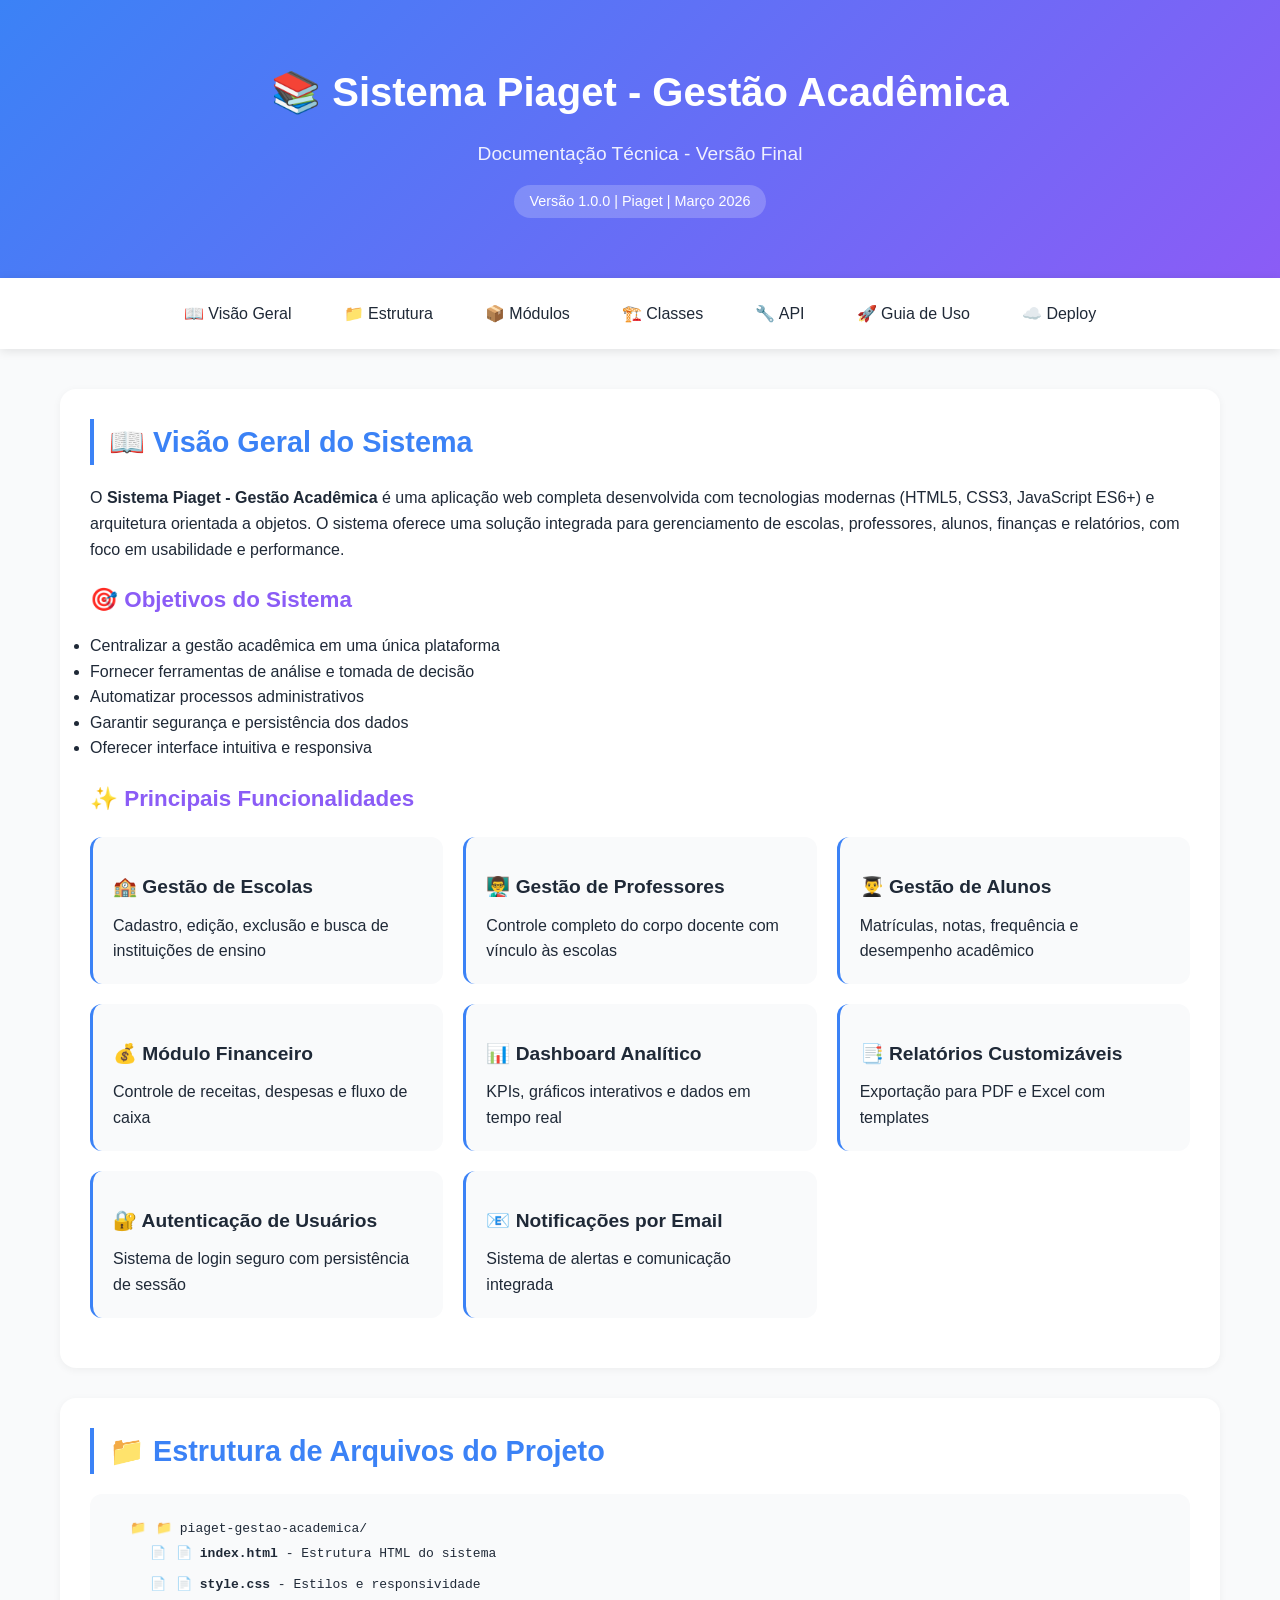
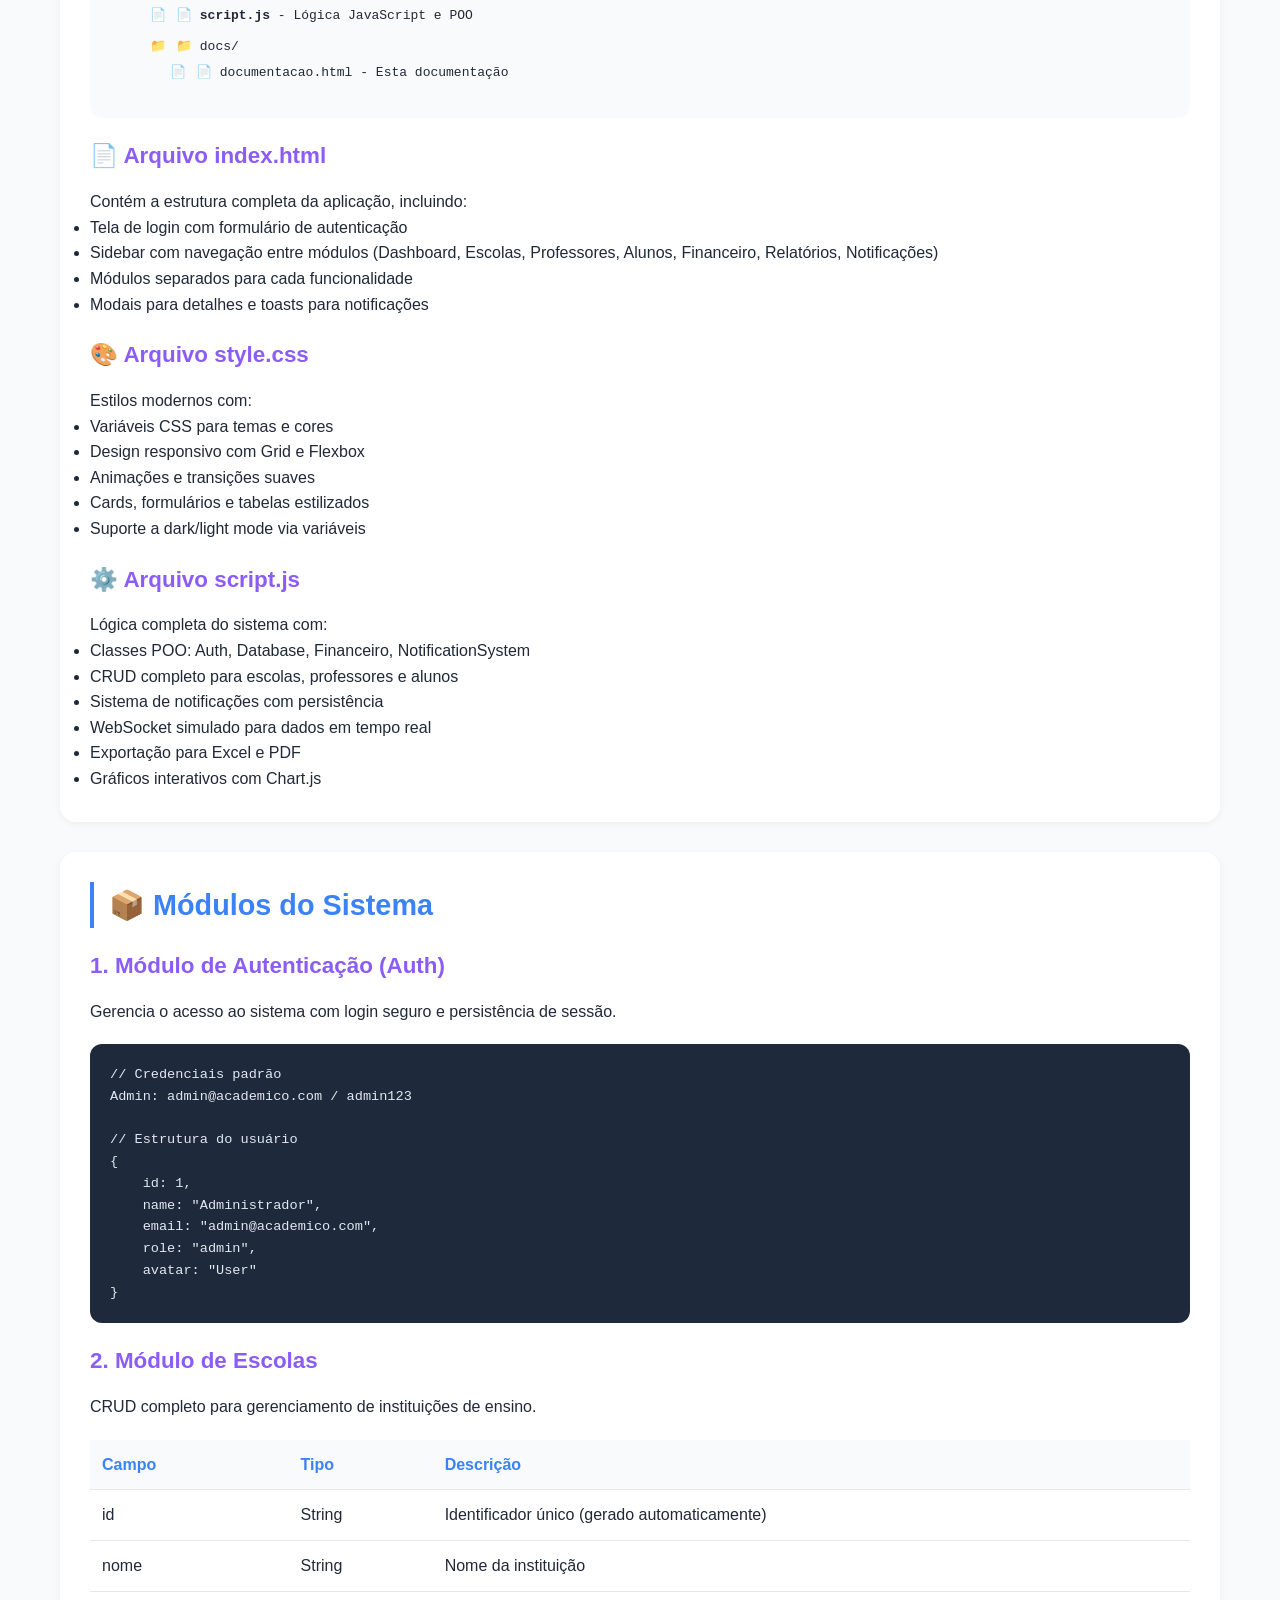
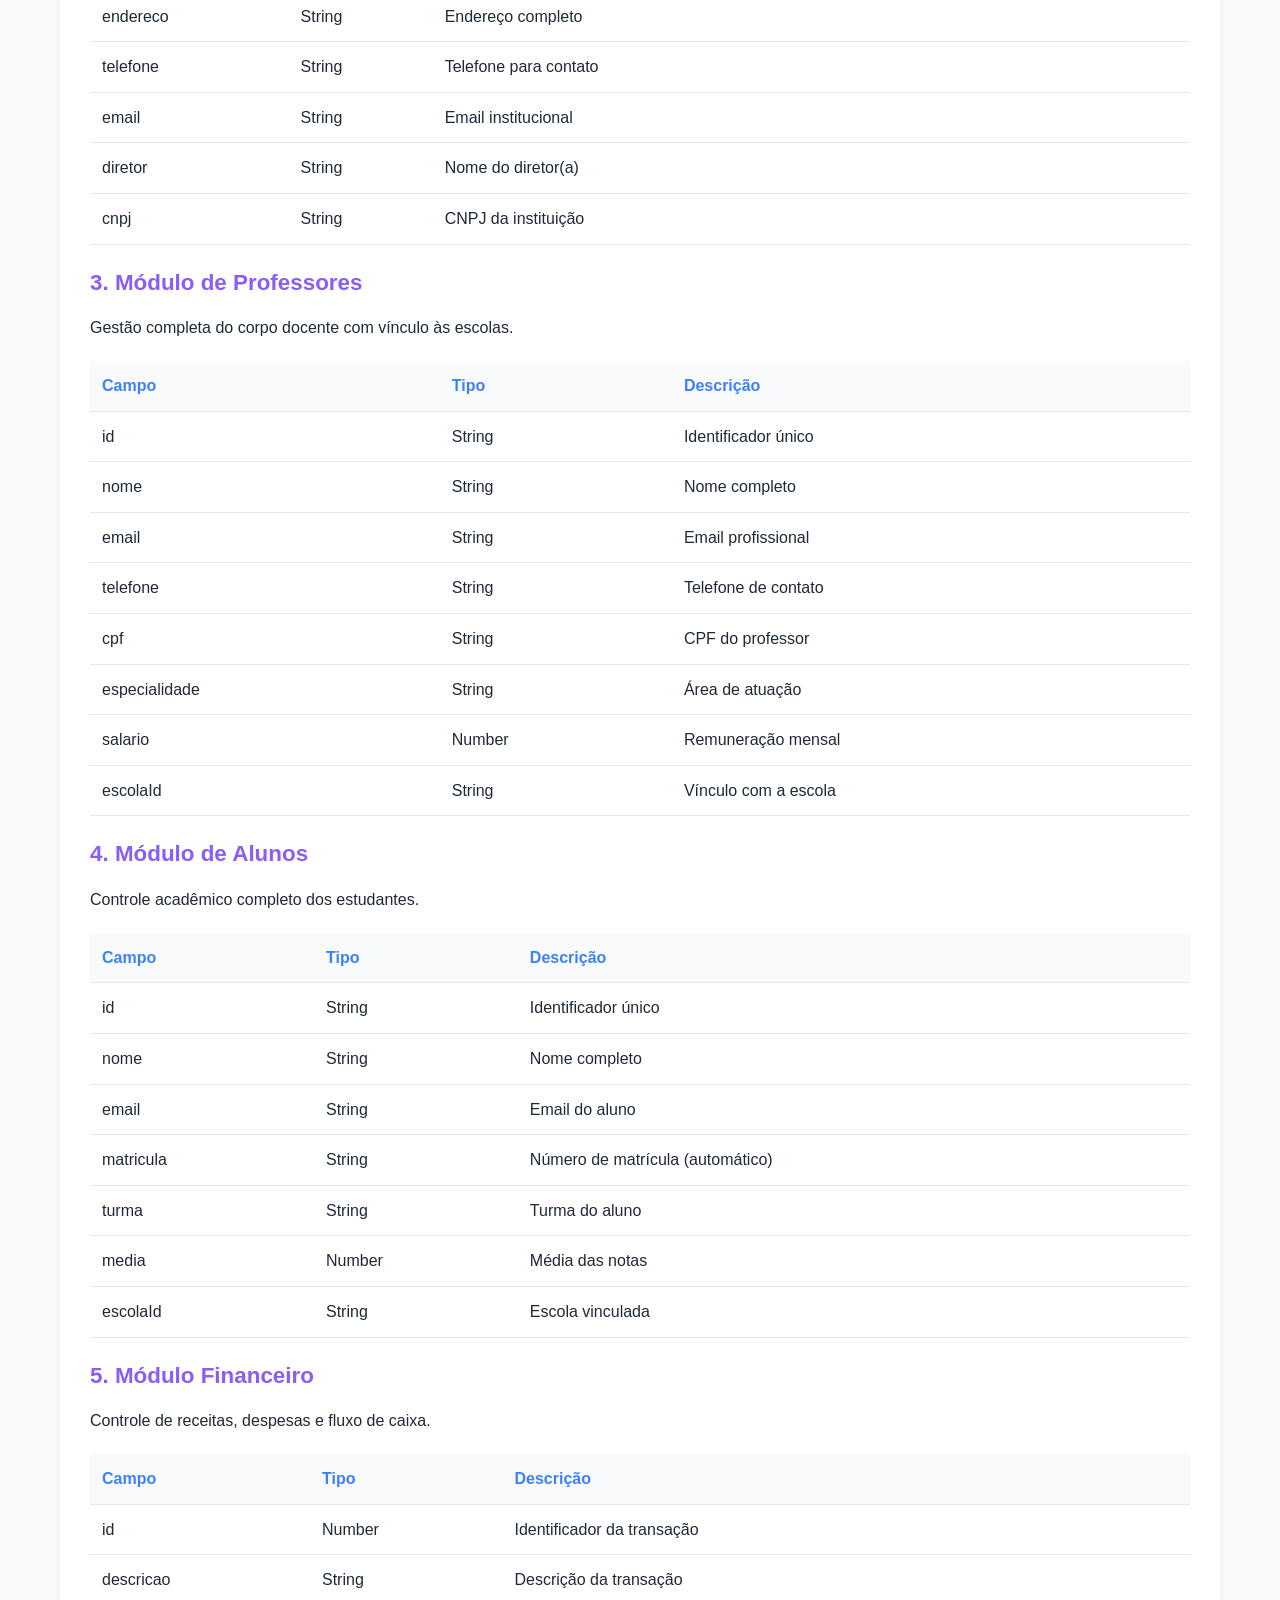
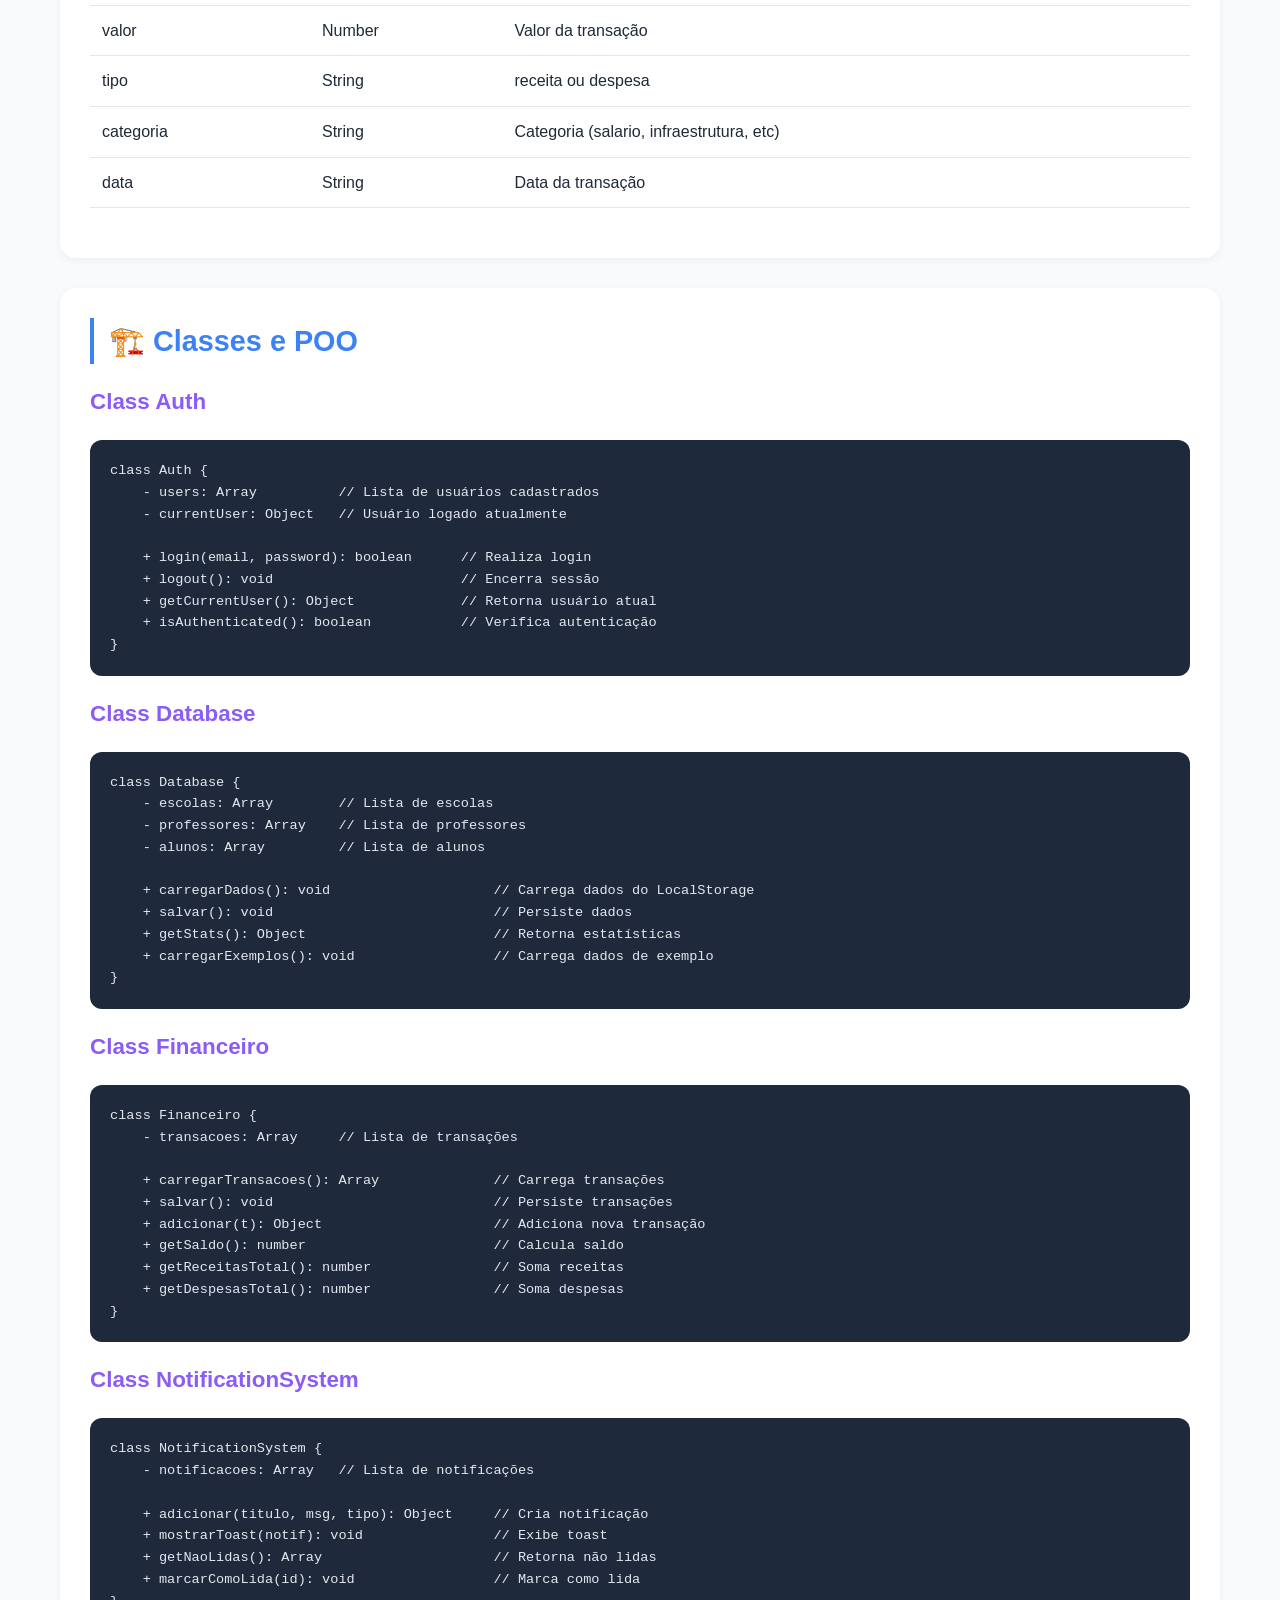
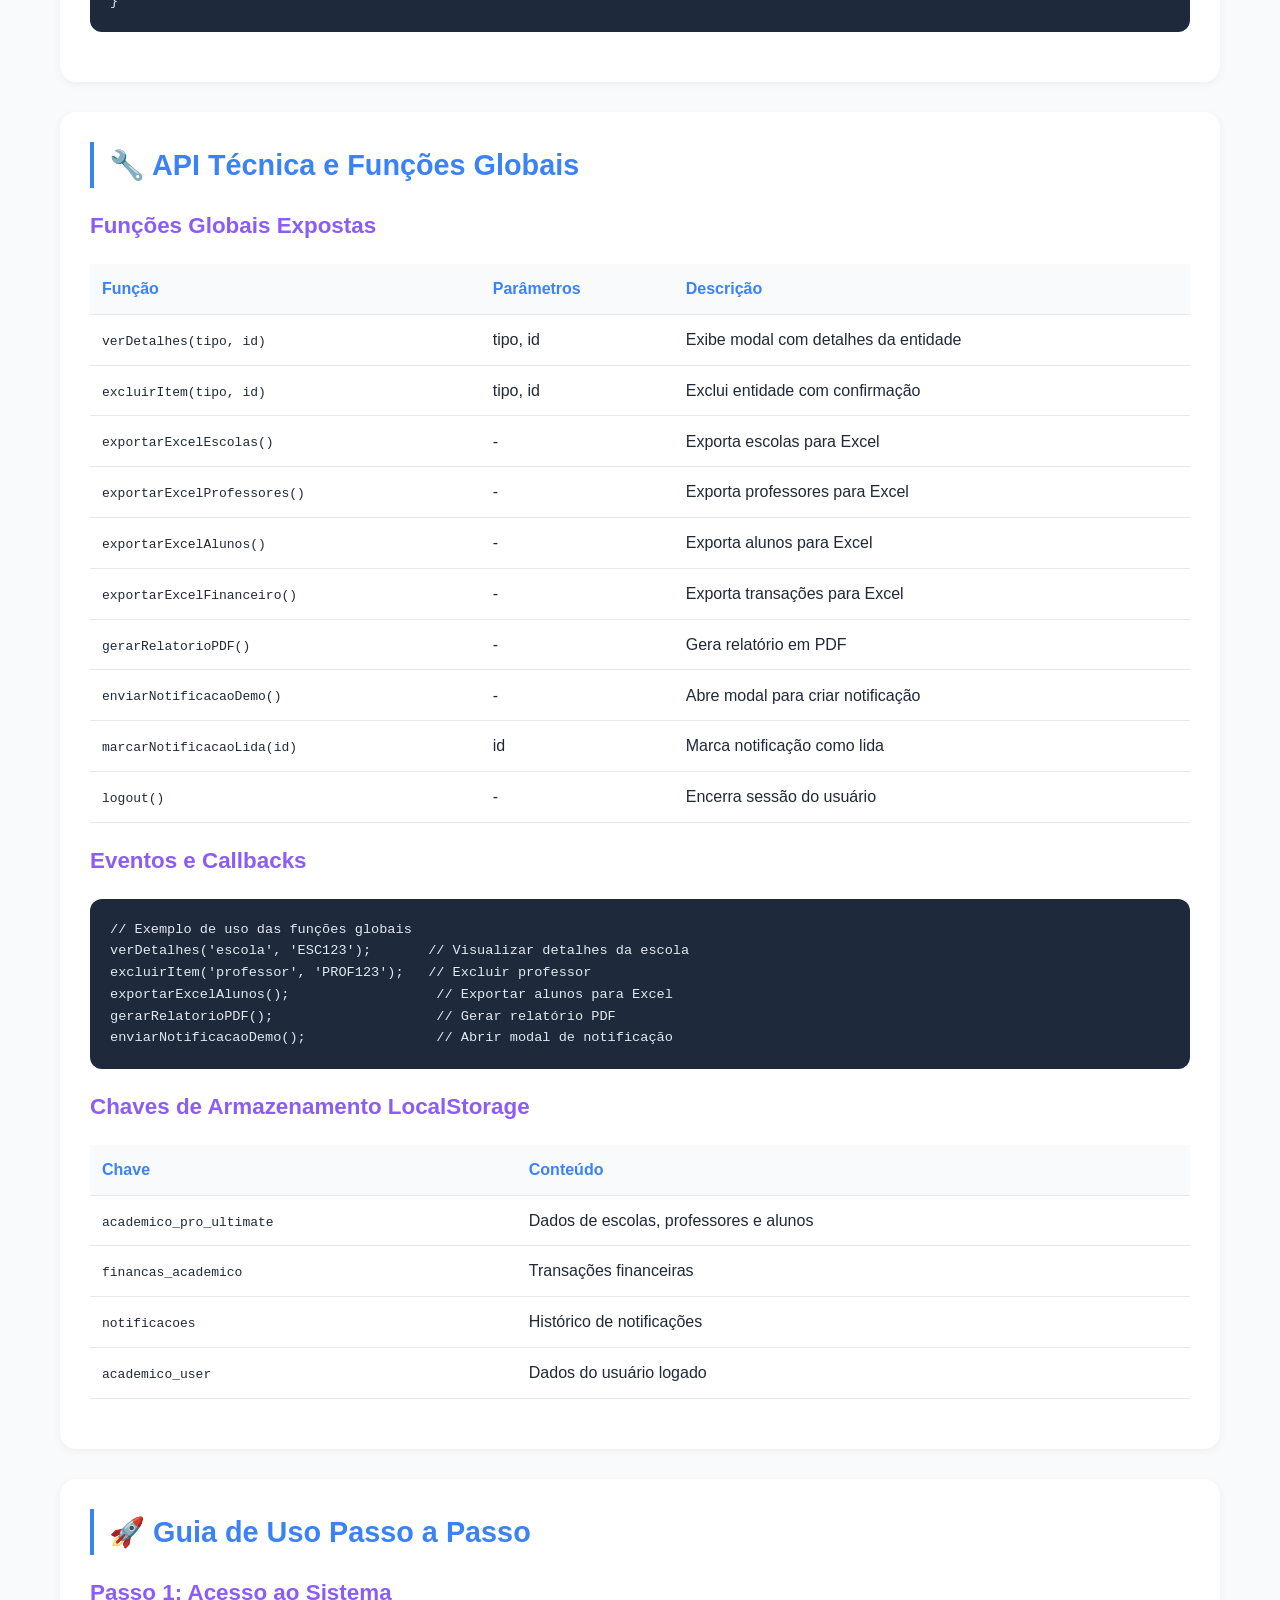
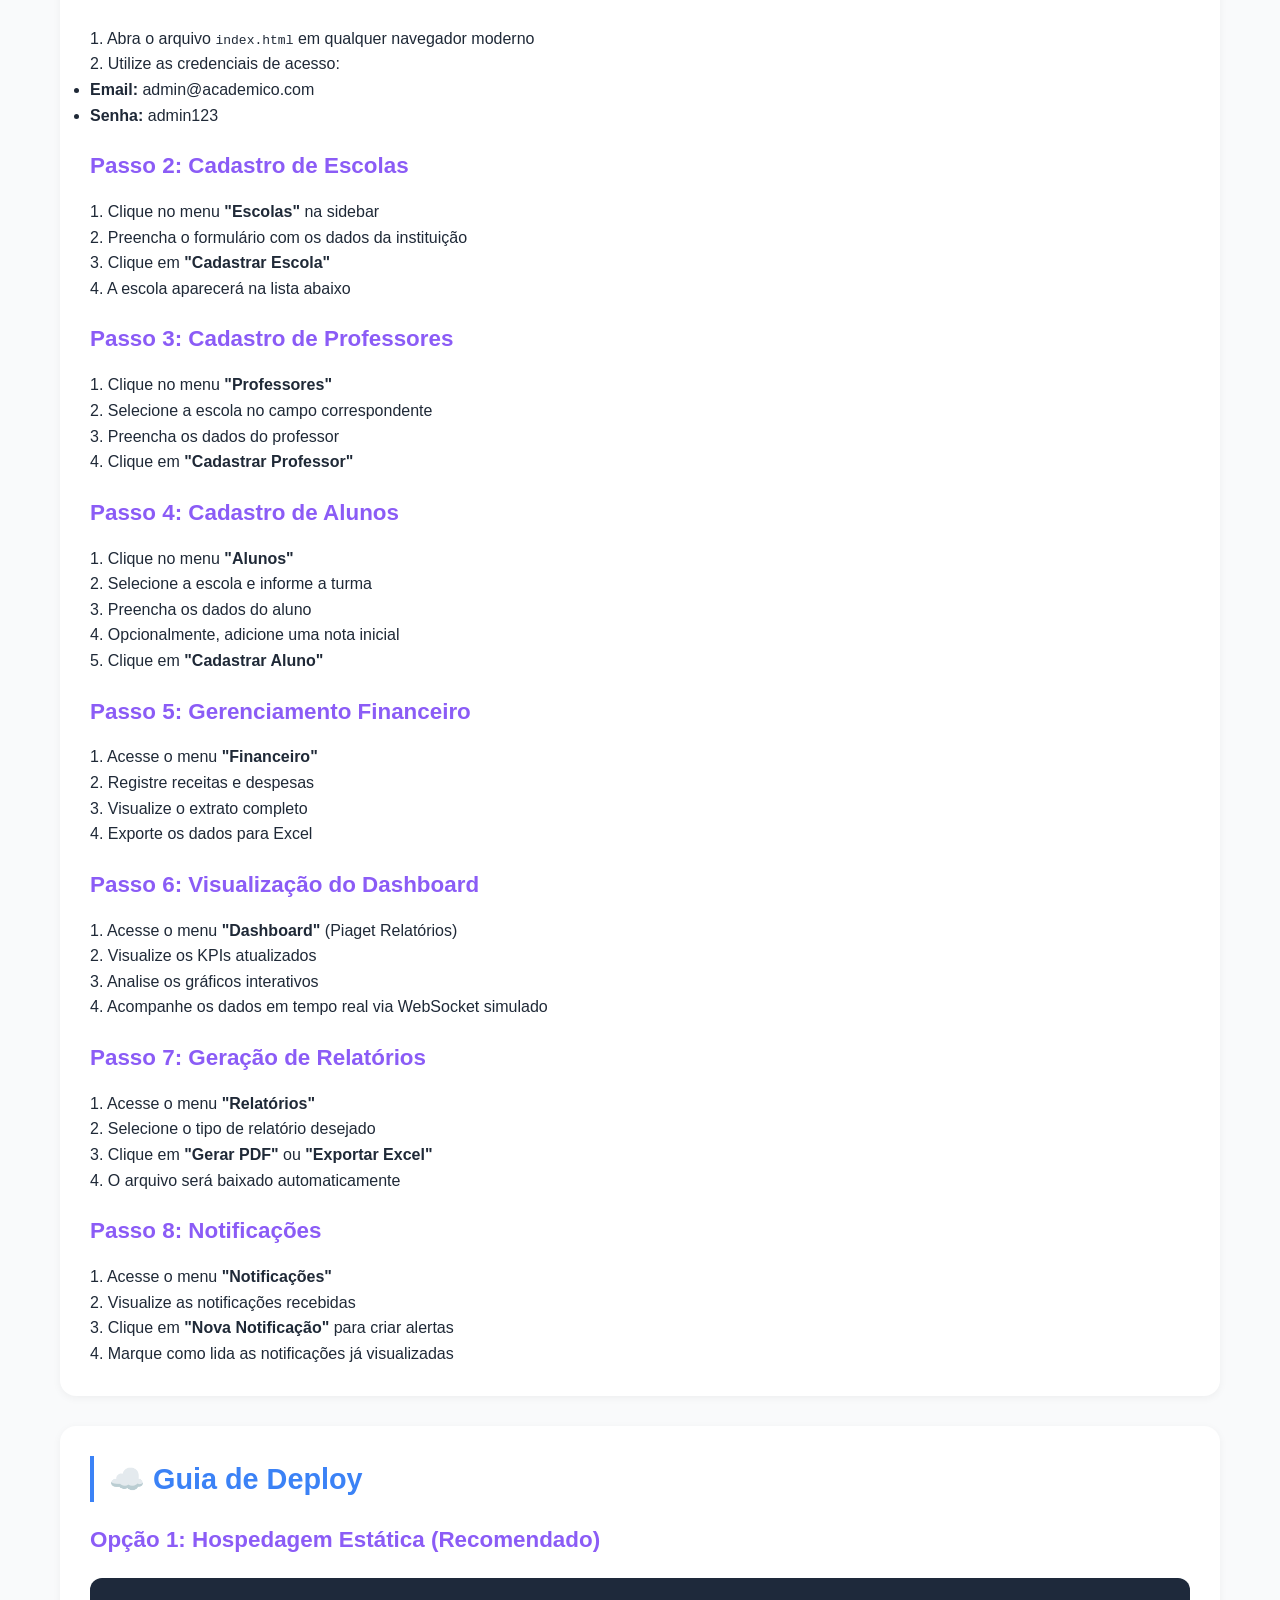
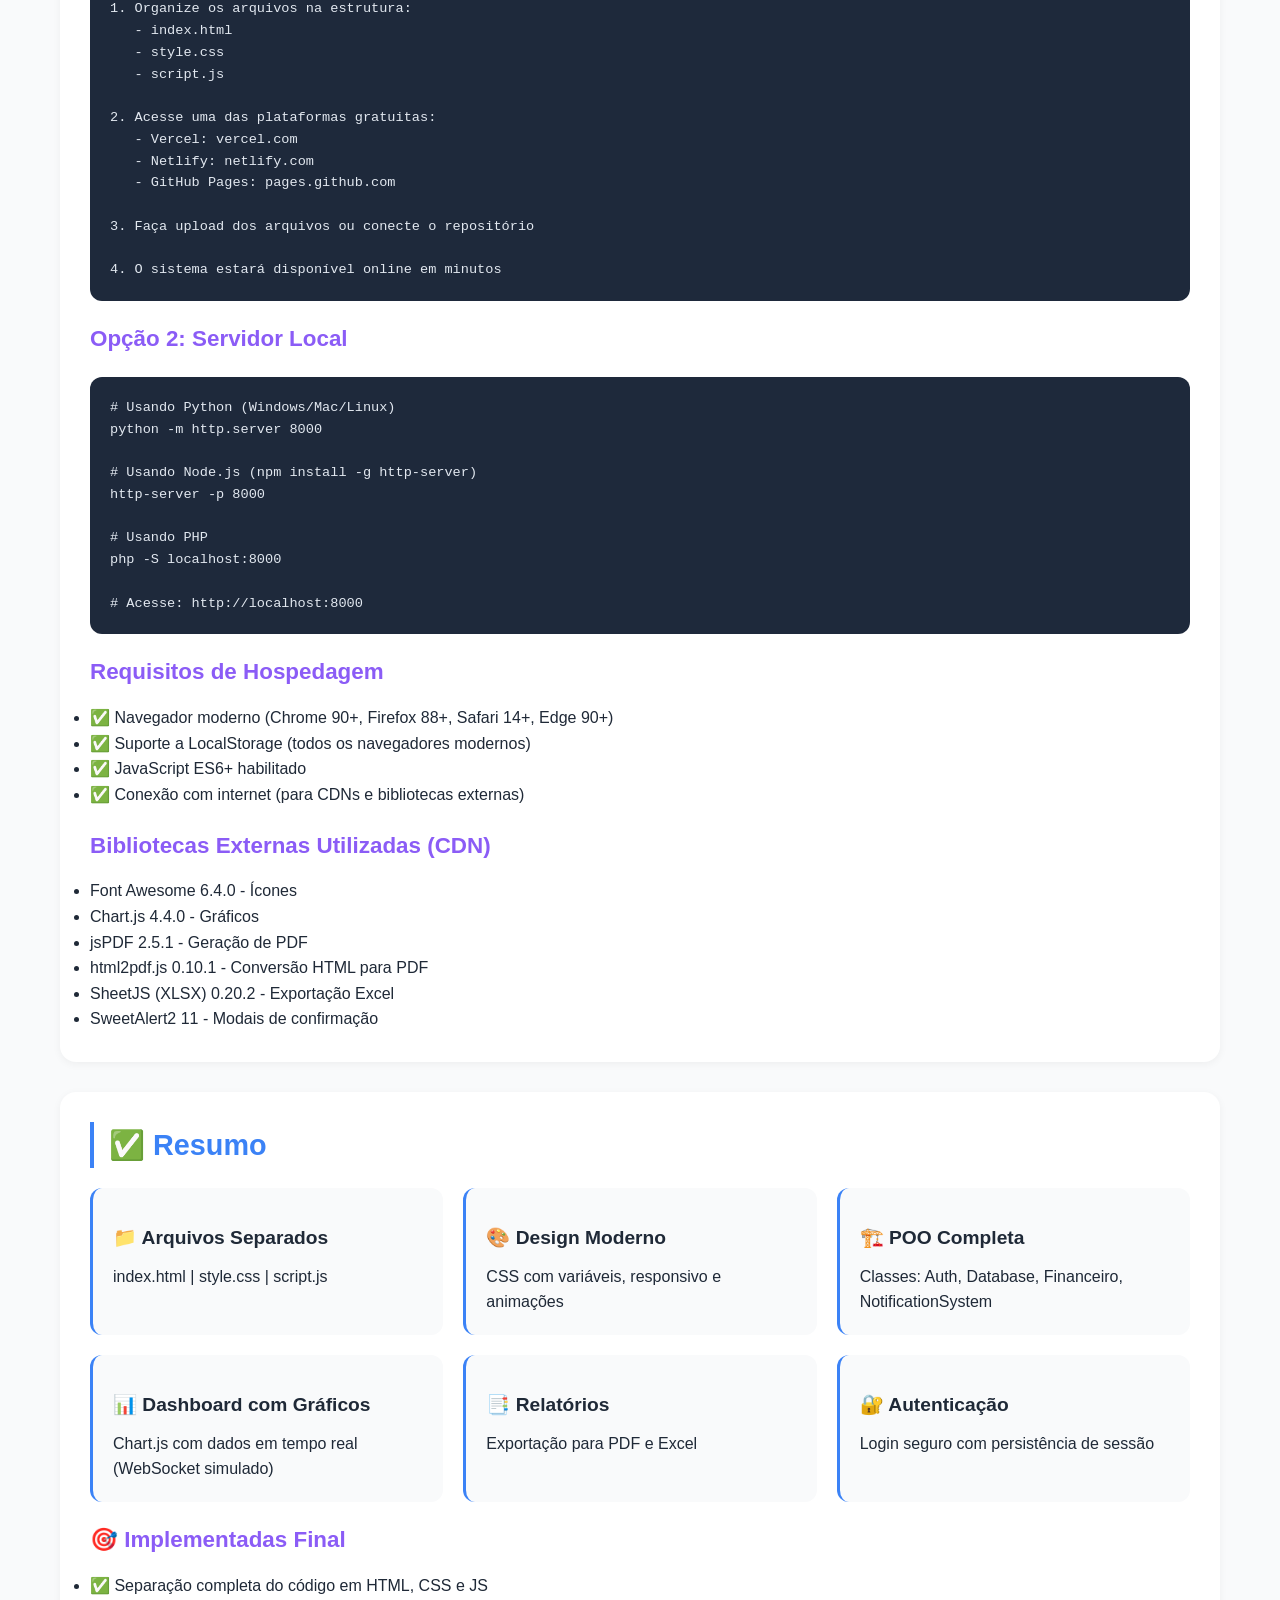
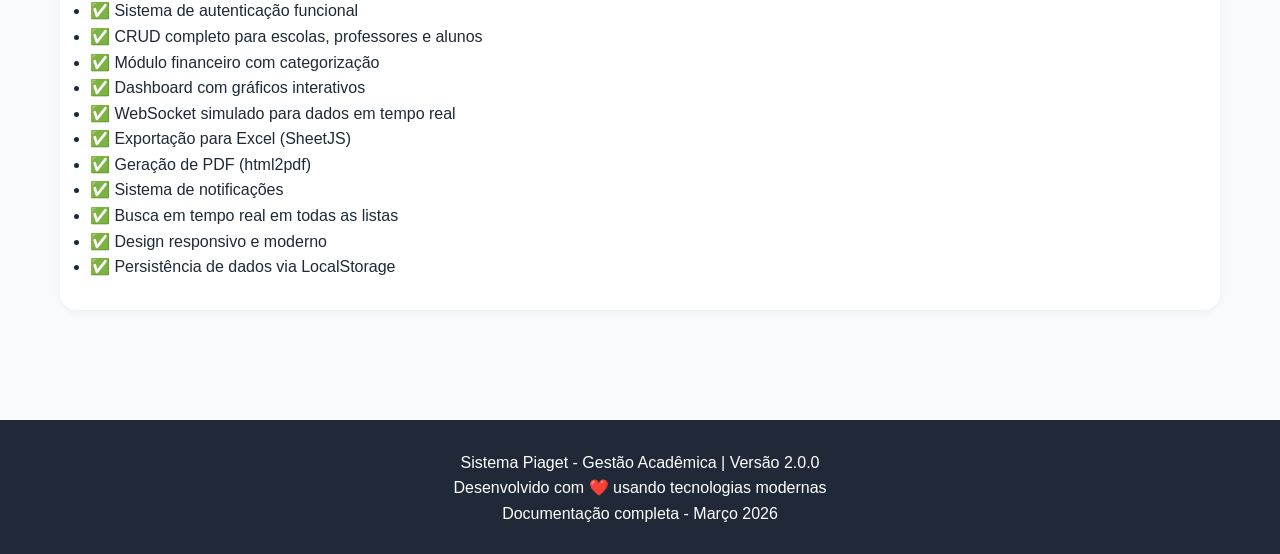
<file: docs/documentacao.html>
<!DOCTYPE html>
<html lang="pt-BR">
<head>
    <meta charset="UTF-8">
    <meta name="viewport" content="width=device-width, initial-scale=1.0">
    <title>Documentação - Sistema Piaget Gestão Acadêmica</title>
    <style>
        * {
            margin: 0;
            padding: 0;
            box-sizing: border-box;
        }

        :root {
            --primary: #3b82f6;
            --primary-dark: #2563eb;
            --secondary: #8b5cf6;
            --success: #10b981;
            --danger: #ef4444;
            --warning: #f59e0b;
            --dark: #1f2937;
            --light: #f9fafb;
            --gray: #6b7280;
        }

        body {
            font-family: 'Segoe UI', Tahoma, Geneva, Verdana, sans-serif;
            line-height: 1.6;
            color: var(--dark);
            background: var(--light);
        }

        /* Header */
        .doc-header {
            background: linear-gradient(135deg, var(--primary), var(--secondary));
            color: white;
            padding: 60px 0;
            text-align: center;
        }

        .doc-header h1 {
            font-size: 2.5rem;
            margin-bottom: 15px;
        }

        .doc-header p {
            font-size: 1.2rem;
            opacity: 0.9;
        }

        .version-badge {
            display: inline-block;
            background: rgba(255,255,255,0.2);
            padding: 5px 15px;
            border-radius: 20px;
            margin-top: 15px;
            font-size: 0.9rem;
        }

        /* Container */
        .container {
            max-width: 1200px;
            margin: 0 auto;
            padding: 40px 20px;
        }

        /* Navegação */
        .nav-bar {
            background: white;
            box-shadow: 0 2px 10px rgba(0,0,0,0.1);
            position: sticky;
            top: 0;
            z-index: 100;
        }

        .nav-links {
            display: flex;
            justify-content: center;
            gap: 20px;
            padding: 15px;
            flex-wrap: wrap;
        }

        .nav-links a {
            color: var(--dark);
            text-decoration: none;
            padding: 8px 16px;
            border-radius: 8px;
            transition: all 0.3s;
            font-weight: 500;
        }

        .nav-links a:hover {
            background: var(--primary);
            color: white;
        }

        /* Seções */
        .section {
            background: white;
            border-radius: 16px;
            padding: 30px;
            margin-bottom: 30px;
            box-shadow: 0 2px 8px rgba(0,0,0,0.05);
        }

        .section h2 {
            color: var(--primary);
            border-left: 4px solid var(--primary);
            padding-left: 15px;
            margin-bottom: 20px;
            font-size: 1.8rem;
        }

        .section h3 {
            color: var(--secondary);
            margin: 20px 0 15px 0;
            font-size: 1.4rem;
        }

        .section h4 {
            color: var(--dark);
            margin: 15px 0 10px 0;
            font-size: 1.2rem;
        }

        /* Cards */
        .feature-grid {
            display: grid;
            grid-template-columns: repeat(auto-fit, minmax(300px, 1fr));
            gap: 20px;
            margin: 20px 0;
        }

        .feature-card {
            background: var(--light);
            padding: 20px;
            border-radius: 12px;
            border-left: 3px solid var(--primary);
        }

        /* Code Blocks */
        .code-block {
            background: #1e293b;
            color: #e2e8f0;
            padding: 20px;
            border-radius: 12px;
            overflow-x: auto;
            font-family: 'Courier New', monospace;
            font-size: 0.85rem;
            margin: 20px 0;
        }

        .code-block pre {
            margin: 0;
            white-space: pre-wrap;
            word-wrap: break-word;
        }

        /* Tabelas */
        .table-wrapper {
            overflow-x: auto;
            margin: 20px 0;
        }

        table {
            width: 100%;
            border-collapse: collapse;
            background: white;
        }

        th, td {
            padding: 12px;
            text-align: left;
            border-bottom: 1px solid #e5e7eb;
        }

        th {
            background: var(--light);
            font-weight: 600;
            color: var(--primary);
        }

        /* Badges */
        .badge {
            display: inline-block;
            padding: 4px 12px;
            border-radius: 20px;
            font-size: 0.8rem;
            font-weight: 500;
        }

        .badge-success { background: #d1fae5; color: #065f46; }
        .badge-warning { background: #fed7aa; color: #92400e; }
        .badge-info { background: #dbeafe; color: #1e40af; }

        /* Estrutura de Arquivos */
        .file-structure {
            background: var(--light);
            padding: 20px;
            border-radius: 12px;
            font-family: monospace;
        }

        .file-structure ul {
            list-style: none;
            padding-left: 20px;
        }

        .file-structure li {
            padding: 5px 0;
            position: relative;
        }

        .file-structure li::before {
            content: "📄";
            margin-right: 10px;
        }

        .file-structure li.folder::before {
            content: "📁";
        }

        /* Footer */
        .footer {
            background: var(--dark);
            color: white;
            text-align: center;
            padding: 30px;
            margin-top: 40px;
        }

        /* Responsividade */
        @media (max-width: 768px) {
            .section {
                padding: 20px;
            }
            .nav-links {
                gap: 10px;
            }
            .nav-links a {
                font-size: 0.9rem;
                padding: 6px 12px;
            }
        }

        @media print {
            .nav-bar, .footer {
                display: none;
            }
            .section {
                break-inside: avoid;
            }
        }
    </style>
</head>
<body>
    <div class="doc-header">
        <h1>📚 Sistema Piaget - Gestão Acadêmica</h1>
        <p>Documentação Técnica - Versão Final</p>
        <div class="version-badge">
            <i class="fas fa-code-branch"></i> Versão 1.0.0 | Piaget | Março 2026
        </div>
    </div>

    <div class="nav-bar">
        <div class="nav-links">
            <a href="#visao-geral">📖 Visão Geral</a>
            <a href="#estrutura">📁 Estrutura</a>
            <a href="#modulos">📦 Módulos</a>
            <a href="#classes">🏗️ Classes</a>
            <a href="#api">🔧 API</a>
            <a href="#guia-uso">🚀 Guia de Uso</a>
            <a href="#deploy">☁️ Deploy</a>
        </div>
    </div>

    <div class="container">
        <!-- Visão Geral -->
        <section id="visao-geral" class="section">
            <h2>📖 Visão Geral do Sistema</h2>
            <p>O <strong>Sistema Piaget - Gestão Acadêmica</strong> é uma aplicação web completa desenvolvida com tecnologias modernas (HTML5, CSS3, JavaScript ES6+) e arquitetura orientada a objetos. O sistema oferece uma solução integrada para gerenciamento de escolas, professores, alunos, finanças e relatórios, com foco em usabilidade e performance.</p>
            
            <h3>🎯 Objetivos do Sistema</h3>
            <ul>
                <li>Centralizar a gestão acadêmica em uma única plataforma</li>
                <li>Fornecer ferramentas de análise e tomada de decisão</li>
                <li>Automatizar processos administrativos</li>
                <li>Garantir segurança e persistência dos dados</li>
                <li>Oferecer interface intuitiva e responsiva</li>
            </ul>

            <h3>✨ Principais Funcionalidades</h3>
            <div class="feature-grid">
                <div class="feature-card">
                    <h4>🏫 Gestão de Escolas</h4>
                    <p>Cadastro, edição, exclusão e busca de instituições de ensino</p>
                </div>
                <div class="feature-card">
                    <h4>👨‍🏫 Gestão de Professores</h4>
                    <p>Controle completo do corpo docente com vínculo às escolas</p>
                </div>
                <div class="feature-card">
                    <h4>👨‍🎓 Gestão de Alunos</h4>
                    <p>Matrículas, notas, frequência e desempenho acadêmico</p>
                </div>
                <div class="feature-card">
                    <h4>💰 Módulo Financeiro</h4>
                    <p>Controle de receitas, despesas e fluxo de caixa</p>
                </div>
                <div class="feature-card">
                    <h4>📊 Dashboard Analítico</h4>
                    <p>KPIs, gráficos interativos e dados em tempo real</p>
                </div>
                <div class="feature-card">
                    <h4>📑 Relatórios Customizáveis</h4>
                    <p>Exportação para PDF e Excel com templates</p>
                </div>
                <div class="feature-card">
                    <h4>🔐 Autenticação de Usuários</h4>
                    <p>Sistema de login seguro com persistência de sessão</p>
                </div>
                <div class="feature-card">
                    <h4>📧 Notificações por Email</h4>
                    <p>Sistema de alertas e comunicação integrada</p>
                </div>
            </div>
        </section>

        <!-- Estrutura de Arquivos -->
        <section id="estrutura" class="section">
            <h2>📁 Estrutura de Arquivos do Projeto</h2>
            <div class="file-structure">
                <ul>
                    <li class="folder">📁 piaget-gestao-academica/
                        <ul>
                            <li>📄 <strong>index.html</strong> - Estrutura HTML do sistema</li>
                            <li>📄 <strong>style.css</strong> - Estilos e responsividade</li>
                            <li>📄 <strong>script.js</strong> - Lógica JavaScript e POO</li>
                            <li class="folder">📁 docs/
                                <ul>
                                    <li>📄 documentacao.html - Esta documentação</li>
                                </ul>
                            </li>
                        </ul>
                    </li>
                </ul>
            </div>

            <h3>📄 Arquivo index.html</h3>
            <p>Contém a estrutura completa da aplicação, incluindo:</p>
            <ul>
                <li>Tela de login com formulário de autenticação</li>
                <li>Sidebar com navegação entre módulos (Dashboard, Escolas, Professores, Alunos, Financeiro, Relatórios, Notificações)</li>
                <li>Módulos separados para cada funcionalidade</li>
                <li>Modais para detalhes e toasts para notificações</li>
            </ul>

            <h3>🎨 Arquivo style.css</h3>
            <p>Estilos modernos com:</p>
            <ul>
                <li>Variáveis CSS para temas e cores</li>
                <li>Design responsivo com Grid e Flexbox</li>
                <li>Animações e transições suaves</li>
                <li>Cards, formulários e tabelas estilizados</li>
                <li>Suporte a dark/light mode via variáveis</li>
            </ul>

            <h3>⚙️ Arquivo script.js</h3>
            <p>Lógica completa do sistema com:</p>
            <ul>
                <li>Classes POO: Auth, Database, Financeiro, NotificationSystem</li>
                <li>CRUD completo para escolas, professores e alunos</li>
                <li>Sistema de notificações com persistência</li>
                <li>WebSocket simulado para dados em tempo real</li>
                <li>Exportação para Excel e PDF</li>
                <li>Gráficos interativos com Chart.js</li>
            </ul>
        </section>

        <!-- Módulos -->
        <section id="modulos" class="section">
            <h2>📦 Módulos do Sistema</h2>
            
            <h3>1. Módulo de Autenticação (Auth)</h3>
            <p>Gerencia o acesso ao sistema com login seguro e persistência de sessão.</p>
            <div class="code-block">
                <pre>
// Credenciais padrão
Admin: admin@academico.com / admin123

// Estrutura do usuário
{
    id: 1,
    name: "Administrador",
    email: "admin@academico.com",
    role: "admin",
    avatar: "User"
}</pre>
            </div>

            <h3>2. Módulo de Escolas</h3>
            <p>CRUD completo para gerenciamento de instituições de ensino.</p>
            <div class="table-wrapper">
                <table>
                    <thead><tr><th>Campo</th><th>Tipo</th><th>Descrição</th></tr></thead>
                    <tbody>
                        <tr><td>id</td><td>String</td><td>Identificador único (gerado automaticamente)</td></tr>
                        <tr><td>nome</td><td>String</td><td>Nome da instituição</td></tr>
                        <tr><td>endereco</td><td>String</td><td>Endereço completo</td></tr>
                        <tr><td>telefone</td><td>String</td><td>Telefone para contato</td></tr>
                        <tr><td>email</td><td>String</td><td>Email institucional</td></tr>
                        <tr><td>diretor</td><td>String</td><td>Nome do diretor(a)</td></tr>
                        <tr><td>cnpj</td><td>String</td><td>CNPJ da instituição</td></tr>
                    </tbody>
                </table>
            </div>

            <h3>3. Módulo de Professores</h3>
            <p>Gestão completa do corpo docente com vínculo às escolas.</p>
            <div class="table-wrapper">
                <table>
                    <thead><tr><th>Campo</th><th>Tipo</th><th>Descrição</th></tr></thead>
                    <tbody>
                        <tr><td>id</td><td>String</td><td>Identificador único</td></tr>
                        <tr><td>nome</td><td>String</td><td>Nome completo</td></tr>
                        <tr><td>email</td><td>String</td><td>Email profissional</td></tr>
                        <tr><td>telefone</td><td>String</td><td>Telefone de contato</td></tr>
                        <tr><td>cpf</td><td>String</td><td>CPF do professor</td></tr>
                        <tr><td>especialidade</td><td>String</td><td>Área de atuação</td></tr>
                        <tr><td>salario</td><td>Number</td><td>Remuneração mensal</td></tr>
                        <tr><td>escolaId</td><td>String</td><td>Vínculo com a escola</td></tr>
                    </tbody>
                </table>
            </div>

            <h3>4. Módulo de Alunos</h3>
            <p>Controle acadêmico completo dos estudantes.</p>
            <div class="table-wrapper">
                <table>
                    <thead><tr><th>Campo</th><th>Tipo</th><th>Descrição</th></tr></thead>
                    <tbody>
                        <tr><td>id</td><td>String</td><td>Identificador único</td></tr>
                        <tr><td>nome</td><td>String</td><td>Nome completo</td></tr>
                        <tr><td>email</td><td>String</td><td>Email do aluno</td></tr>
                        <tr><td>matricula</td><td>String</td><td>Número de matrícula (automático)</td></tr>
                        <tr><td>turma</td><td>String</td><td>Turma do aluno</td></tr>
                        <tr><td>media</td><td>Number</td><td>Média das notas</td></tr>
                        <tr><td>escolaId</td><td>String</td><td>Escola vinculada</td></tr>
                    </tbody>
                </table>
            </div>

            <h3>5. Módulo Financeiro</h3>
            <p>Controle de receitas, despesas e fluxo de caixa.</p>
            <div class="table-wrapper">
                <table>
                    <thead><tr><th>Campo</th><th>Tipo</th><th>Descrição</th></tr></thead>
                    <tbody>
                        <tr><td>id</td><td>Number</td><td>Identificador da transação</td></tr>
                        <tr><td>descricao</td><td>String</td><td>Descrição da transação</td></tr>
                        <tr><td>valor</td><td>Number</td><td>Valor da transação</td></tr>
                        <tr><td>tipo</td><td>String</td><td>receita ou despesa</td></tr>
                        <tr><td>categoria</td><td>String</td><td>Categoria (salario, infraestrutura, etc)</td></tr>
                        <tr><td>data</td><td>String</td><td>Data da transação</td></tr>
                    </tbody>
                </table>
            </div>
        </section>

        <!-- Classes POO -->
        <section id="classes" class="section">
            <h2>🏗️ Classes e POO</h2>
            
            <h3>Class Auth</h3>
            <div class="code-block">
                <pre>
class Auth {
    - users: Array          // Lista de usuários cadastrados
    - currentUser: Object   // Usuário logado atualmente
    
    + login(email, password): boolean      // Realiza login
    + logout(): void                       // Encerra sessão
    + getCurrentUser(): Object             // Retorna usuário atual
    + isAuthenticated(): boolean           // Verifica autenticação
}</pre>
            </div>

            <h3>Class Database</h3>
            <div class="code-block">
                <pre>
class Database {
    - escolas: Array        // Lista de escolas
    - professores: Array    // Lista de professores
    - alunos: Array         // Lista de alunos
    
    + carregarDados(): void                    // Carrega dados do LocalStorage
    + salvar(): void                           // Persiste dados
    + getStats(): Object                       // Retorna estatísticas
    + carregarExemplos(): void                 // Carrega dados de exemplo
}</pre>
            </div>

            <h3>Class Financeiro</h3>
            <div class="code-block">
                <pre>
class Financeiro {
    - transacoes: Array     // Lista de transações
    
    + carregarTransacoes(): Array              // Carrega transações
    + salvar(): void                           // Persiste transações
    + adicionar(t): Object                     // Adiciona nova transação
    + getSaldo(): number                       // Calcula saldo
    + getReceitasTotal(): number               // Soma receitas
    + getDespesasTotal(): number               // Soma despesas
}</pre>
            </div>

            <h3>Class NotificationSystem</h3>
            <div class="code-block">
                <pre>
class NotificationSystem {
    - notificacoes: Array   // Lista de notificações
    
    + adicionar(titulo, msg, tipo): Object     // Cria notificação
    + mostrarToast(notif): void                // Exibe toast
    + getNaoLidas(): Array                     // Retorna não lidas
    + marcarComoLida(id): void                 // Marca como lida
}</pre>
            </div>
        </section>

        <!-- API Técnica -->
        <section id="api" class="section">
            <h2>🔧 API Técnica e Funções Globais</h2>
            
            <h3>Funções Globais Expostas</h3>
            <div class="table-wrapper">
                <table>
                    <thead><tr><th>Função</th><th>Parâmetros</th><th>Descrição</th></tr></thead>
                    <tbody>
                        <tr><td><code>verDetalhes(tipo, id)</code></td><td>tipo, id</td><td>Exibe modal com detalhes da entidade</td></tr>
                        <tr><td><code>excluirItem(tipo, id)</code></td><td>tipo, id</td><td>Exclui entidade com confirmação</td></tr>
                        <tr><td><code>exportarExcelEscolas()</code></td><td>-</td><td>Exporta escolas para Excel</td></tr>
                        <tr><td><code>exportarExcelProfessores()</code></td><td>-</td><td>Exporta professores para Excel</td></tr>
                        <tr><td><code>exportarExcelAlunos()</code></td><td>-</td><td>Exporta alunos para Excel</td></tr>
                        <tr><td><code>exportarExcelFinanceiro()</code></td><td>-</td><td>Exporta transações para Excel</td></tr>
                        <tr><td><code>gerarRelatorioPDF()</code></td><td>-</td><td>Gera relatório em PDF</td></tr>
                        <tr><td><code>enviarNotificacaoDemo()</code></td><td>-</td><td>Abre modal para criar notificação</td></tr>
                        <tr><td><code>marcarNotificacaoLida(id)</code></td><td>id</td><td>Marca notificação como lida</td></tr>
                        <tr><td><code>logout()</code></td><td>-</td><td>Encerra sessão do usuário</td></tr>
                    </tbody>
                </table>
            </div>

            <h3>Eventos e Callbacks</h3>
            <div class="code-block">
                <pre>
// Exemplo de uso das funções globais
verDetalhes('escola', 'ESC123');       // Visualizar detalhes da escola
excluirItem('professor', 'PROF123');   // Excluir professor
exportarExcelAlunos();                  // Exportar alunos para Excel
gerarRelatorioPDF();                    // Gerar relatório PDF
enviarNotificacaoDemo();                // Abrir modal de notificação</pre>
            </div>

            <h3>Chaves de Armazenamento LocalStorage</h3>
            <div class="table-wrapper">
                <table>
                    <thead><tr><th>Chave</th><th>Conteúdo</th></tr></thead>
                    <tbody>
                        <tr><td><code>academico_pro_ultimate</code></td><td>Dados de escolas, professores e alunos</td></tr>
                        <tr><td><code>financas_academico</code></td><td>Transações financeiras</td></tr>
                        <tr><td><code>notificacoes</code></td><td>Histórico de notificações</td></tr>
                        <tr><td><code>academico_user</code></td><td>Dados do usuário logado</td></tr>
                    </tbody>
                </table>
            </div>
        </section>

        <!-- Guia de Uso -->
        <section id="guia-uso" class="section">
            <h2>🚀 Guia de Uso Passo a Passo</h2>
            
            <h3>Passo 1: Acesso ao Sistema</h3>
            <p>1. Abra o arquivo <code>index.html</code> em qualquer navegador moderno</p>
            <p>2. Utilize as credenciais de acesso:</p>
            <ul>
                <li><strong>Email:</strong> admin@academico.com</li>
                <li><strong>Senha:</strong> admin123</li>
            </ul>

            <h3>Passo 2: Cadastro de Escolas</h3>
            <p>1. Clique no menu <strong>"Escolas"</strong> na sidebar</p>
            <p>2. Preencha o formulário com os dados da instituição</p>
            <p>3. Clique em <strong>"Cadastrar Escola"</strong></p>
            <p>4. A escola aparecerá na lista abaixo</p>

            <h3>Passo 3: Cadastro de Professores</h3>
            <p>1. Clique no menu <strong>"Professores"</strong></p>
            <p>2. Selecione a escola no campo correspondente</p>
            <p>3. Preencha os dados do professor</p>
            <p>4. Clique em <strong>"Cadastrar Professor"</strong></p>

            <h3>Passo 4: Cadastro de Alunos</h3>
            <p>1. Clique no menu <strong>"Alunos"</strong></p>
            <p>2. Selecione a escola e informe a turma</p>
            <p>3. Preencha os dados do aluno</p>
            <p>4. Opcionalmente, adicione uma nota inicial</p>
            <p>5. Clique em <strong>"Cadastrar Aluno"</strong></p>

            <h3>Passo 5: Gerenciamento Financeiro</h3>
            <p>1. Acesse o menu <strong>"Financeiro"</strong></p>
            <p>2. Registre receitas e despesas</p>
            <p>3. Visualize o extrato completo</p>
            <p>4. Exporte os dados para Excel</p>

            <h3>Passo 6: Visualização do Dashboard</h3>
            <p>1. Acesse o menu <strong>"Dashboard"</strong> (Piaget Relatórios)</p>
            <p>2. Visualize os KPIs atualizados</p>
            <p>3. Analise os gráficos interativos</p>
            <p>4. Acompanhe os dados em tempo real via WebSocket simulado</p>

            <h3>Passo 7: Geração de Relatórios</h3>
            <p>1. Acesse o menu <strong>"Relatórios"</strong></p>
            <p>2. Selecione o tipo de relatório desejado</p>
            <p>3. Clique em <strong>"Gerar PDF"</strong> ou <strong>"Exportar Excel"</strong></p>
            <p>4. O arquivo será baixado automaticamente</p>

            <h3>Passo 8: Notificações</h3>
            <p>1. Acesse o menu <strong>"Notificações"</strong></p>
            <p>2. Visualize as notificações recebidas</p>
            <p>3. Clique em <strong>"Nova Notificação"</strong> para criar alertas</p>
            <p>4. Marque como lida as notificações já visualizadas</p>
        </section>

        <!-- Deploy -->
        <section id="deploy" class="section">
            <h2>☁️ Guia de Deploy</h2>
            
            <h3>Opção 1: Hospedagem Estática (Recomendado)</h3>
            <div class="code-block">
                <pre>
1. Organize os arquivos na estrutura:
   - index.html
   - style.css
   - script.js

2. Acesse uma das plataformas gratuitas:
   - Vercel: vercel.com
   - Netlify: netlify.com
   - GitHub Pages: pages.github.com

3. Faça upload dos arquivos ou conecte o repositório

4. O sistema estará disponível online em minutos</pre>
            </div>

            <h3>Opção 2: Servidor Local</h3>
            <div class="code-block">
                <pre>
# Usando Python (Windows/Mac/Linux)
python -m http.server 8000

# Usando Node.js (npm install -g http-server)
http-server -p 8000

# Usando PHP
php -S localhost:8000

# Acesse: http://localhost:8000</pre>
            </div>

            <h3>Requisitos de Hospedagem</h3>
            <ul>
                <li>✅ Navegador moderno (Chrome 90+, Firefox 88+, Safari 14+, Edge 90+)</li>
                <li>✅ Suporte a LocalStorage (todos os navegadores modernos)</li>
                <li>✅ JavaScript ES6+ habilitado</li>
                <li>✅ Conexão com internet (para CDNs e bibliotecas externas)</li>
            </ul>

            <h3>Bibliotecas Externas Utilizadas (CDN)</h3>
            <ul>
                <li>Font Awesome 6.4.0 - Ícones</li>
                <li>Chart.js 4.4.0 - Gráficos</li>
                <li>jsPDF 2.5.1 - Geração de PDF</li>
                <li>html2pdf.js 0.10.1 - Conversão HTML para PDF</li>
                <li>SheetJS (XLSX) 0.20.2 - Exportação Excel</li>
                <li>SweetAlert2 11 - Modais de confirmação</li>
            </ul>
        </section>

        <!-- Versão Final -->
        <section class="section">
            <h2>✅ Resumo</h2>
            
            <div class="feature-grid">
                <div class="feature-card">
                    <h4>📁 Arquivos Separados</h4>
                    <p>index.html | style.css | script.js</p>
                </div>
                <div class="feature-card">
                    <h4>🎨 Design Moderno</h4>
                    <p>CSS com variáveis, responsivo e animações</p>
                </div>
                <div class="feature-card">
                    <h4>🏗️ POO Completa</h4>
                    <p>Classes: Auth, Database, Financeiro, NotificationSystem</p>
                </div>
                <div class="feature-card">
                    <h4>📊 Dashboard com Gráficos</h4>
                    <p>Chart.js com dados em tempo real (WebSocket simulado)</p>
                </div>
                <div class="feature-card">
                    <h4>📑 Relatórios</h4>
                    <p>Exportação para PDF e Excel</p>
                </div>
                <div class="feature-card">
                    <h4>🔐 Autenticação</h4>
                    <p>Login seguro com persistência de sessão</p>
                </div>
            </div>

            <h3>🎯 Implementadas Final</h3>
            <ul>
                <li>✅ Separação completa do código em HTML, CSS e JS</li>
                <li>✅ Sistema de autenticação funcional</li>
                <li>✅ CRUD completo para escolas, professores e alunos</li>
                <li>✅ Módulo financeiro com categorização</li>
                <li>✅ Dashboard com gráficos interativos</li>
                <li>✅ WebSocket simulado para dados em tempo real</li>
                <li>✅ Exportação para Excel (SheetJS)</li>
                <li>✅ Geração de PDF (html2pdf)</li>
                <li>✅ Sistema de notificações</li>
                <li>✅ Busca em tempo real em todas as listas</li>
                <li>✅ Design responsivo e moderno</li>
                <li>✅ Persistência de dados via LocalStorage</li>
            </ul>
        </section>
    </div>

    <div class="footer">
        <p>Sistema Piaget - Gestão Acadêmica | Versão 2.0.0</p>
        <p>Desenvolvido com ❤️ usando tecnologias modernas</p>
        <p>Documentação completa - Março 2026</p>
    </div>
</body>
</html>
</file>
